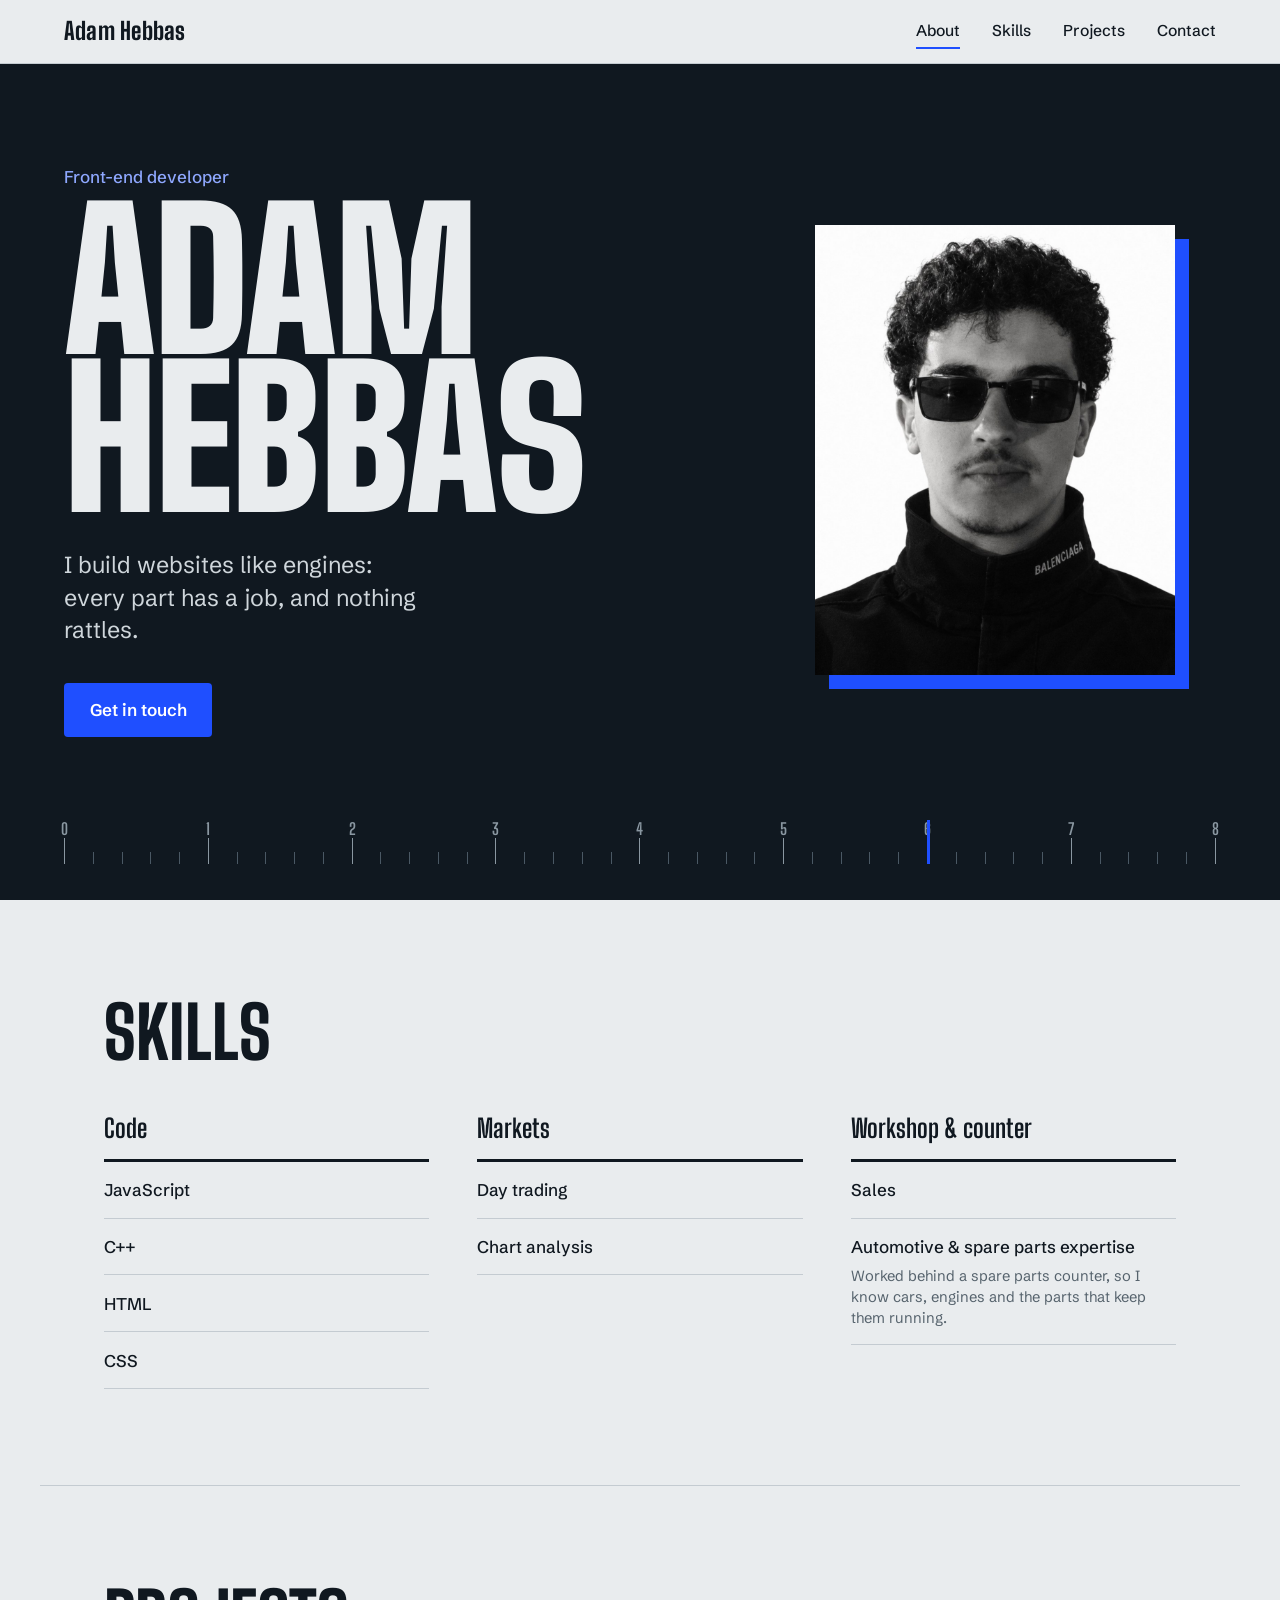
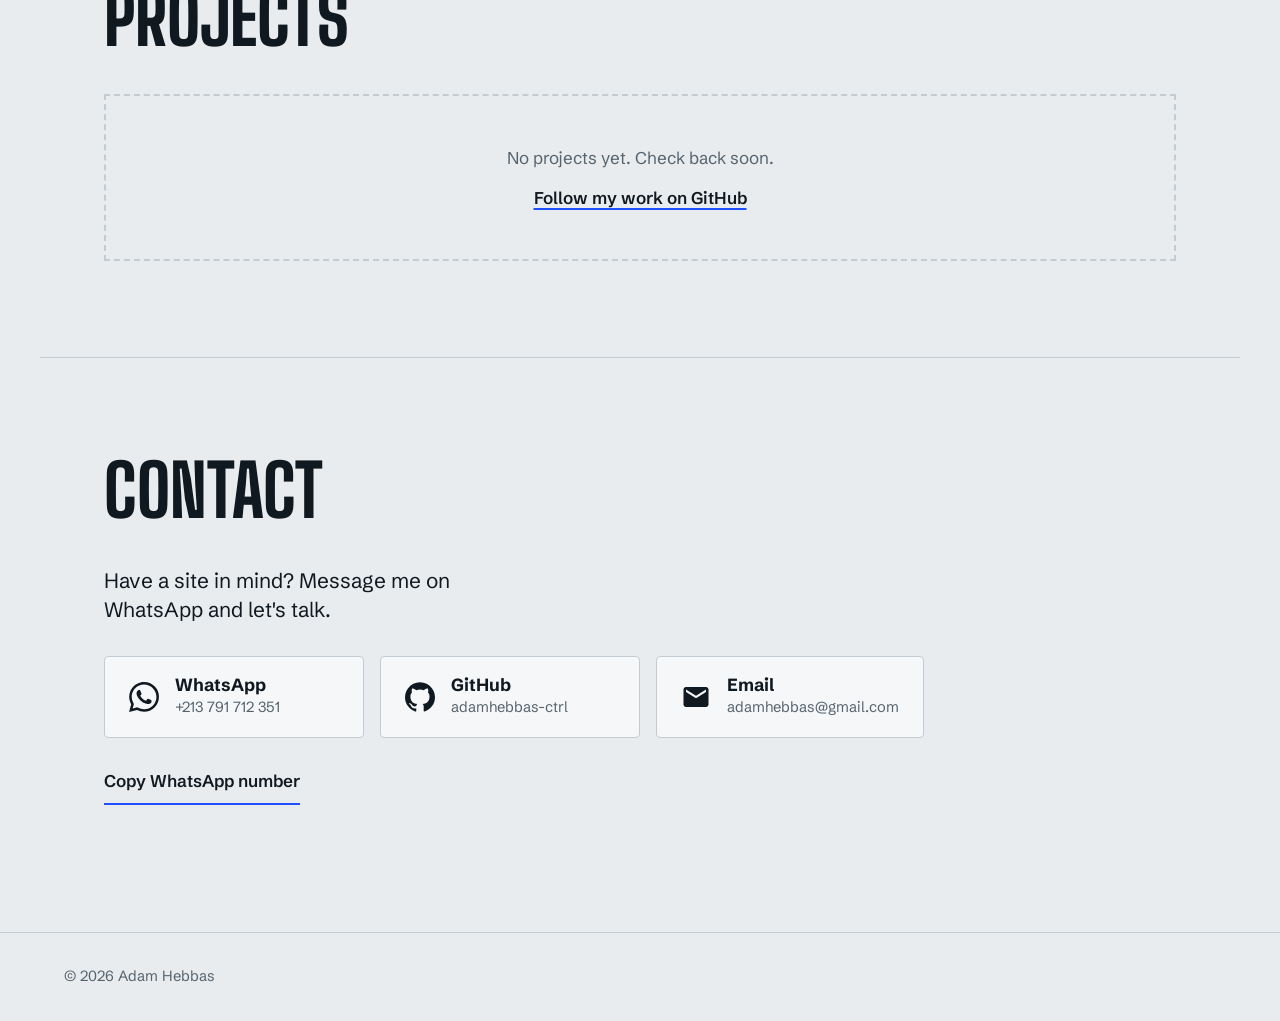
<file: index.html>
<!DOCTYPE html>
<html lang="en">
<head>
  <meta charset="UTF-8">
  <meta name="viewport" content="width=device-width, initial-scale=1">
  <title>Adam Hebbas | Front-End Developer</title>
  <meta name="description" content="Portfolio of Adam Hebbas, front-end developer.">
  <meta name="theme-color" content="#101820">
  <meta property="og:type" content="website">
  <meta property="og:title" content="Adam Hebbas | Front-End Developer">
  <meta property="og:description" content="I build websites like engines: every part has a job, and nothing rattles.">
  <meta property="og:image" content="adampfp.jpg">
  <link rel="icon" href="data:image/svg+xml,%3Csvg xmlns='http://www.w3.org/2000/svg' viewBox='0 0 64 64'%3E%3Crect width='64' height='64' rx='10' fill='%23101820'/%3E%3Ctext x='32' y='44' font-family='Arial Narrow,Impact,sans-serif' font-size='34' font-weight='900' text-anchor='middle' fill='%23e9ecee'%3EAH%3C/text%3E%3Crect x='10' y='50' width='44' height='4' fill='%231f4fff'/%3E%3C/svg%3E">
  <link rel="preconnect" href="https://fonts.googleapis.com">
  <link rel="preconnect" href="https://fonts.gstatic.com" crossorigin>
  <link href="https://fonts.googleapis.com/css2?family=Big+Shoulders+Display:wght@700;800;900&family=Schibsted+Grotesk:wght@400;500;600&display=swap" rel="stylesheet">
  <link rel="stylesheet" href="index.css">
</head>
<body>

  <a class="skip-link" href="#main">Skip to content</a>

  <header class="nav" id="nav">
    <div class="progress" id="progress" aria-hidden="true"></div>
    <a class="brand" href="#about">Adam Hebbas</a>
    <button class="menu-btn" id="menuBtn" aria-label="Open menu" aria-expanded="false" aria-controls="navLinks">
      <span></span><span></span>
    </button>
    <nav class="nav-links" id="navLinks" aria-label="Main">
      <a href="#about">About</a>
      <a href="#skills">Skills</a>
      <a href="#projects">Projects</a>
      <a href="#contact">Contact</a>
    </nav>
  </header>

  <main id="main">

    <!-- ABOUT -->
    <section class="about" id="about">
      <div class="about-text">
        <p class="role">Front-end developer</p>
        <h1>Adam<br>Hebbas</h1>
        <p class="bio">I build websites like engines: every part has a job, and nothing rattles.</p>
        <a class="btn" href="#contact">Get in touch</a>
      </div>
      <figure class="portrait" id="portrait">
        <img src="adampfp.jpg" alt="Portrait of Adam Hebbas" id="pfp">
        <span class="portrait-fallback" aria-hidden="true">AH</span>
      </figure>

      <div class="gauge" aria-hidden="true">
        <div class="gauge-ticks" id="gaugeTicks"></div>
        <div class="gauge-needle" id="gaugeNeedle"></div>
      </div>
    </section>

    <!-- SKILLS -->
    <section class="skills" id="skills">
      <h2>Skills</h2>
      <div class="skill-groups">

        <div class="skill-group">
          <h3>Code</h3>
          <ul>
            <li>JavaScript</li>
            <li>C++</li>
            <li>HTML</li>
            <li>CSS</li>
          </ul>
        </div>

        <div class="skill-group">
          <h3>Markets</h3>
          <ul>
            <li>Day trading</li>
            <li>Chart analysis</li>
          </ul>
        </div>

        <div class="skill-group">
          <h3>Workshop &amp; counter</h3>
          <ul>
            <li>Sales</li>
            <li>
              Automotive &amp; spare parts expertise
              <small>Worked behind a spare parts counter, so I know cars, engines and the parts that keep them running.</small>
            </li>
          </ul>
        </div>

      </div>
    </section>

    <!-- PROJECTS -->
    <section class="projects" id="projects">
      <h2>Projects</h2>
      <!-- no projects yet -->
      <div class="empty">
        <p>No projects yet. Check back soon.</p>
        <a href="https://github.com/adamhebbas-ctrl" target="_blank" rel="noopener noreferrer">Follow my work on GitHub</a>
      </div>
    </section>

    <!-- CONTACT -->
    <section class="contact" id="contact">
      <h2>Contact</h2>
      <p class="contact-copy">Have a site in mind? Message me on WhatsApp and let's talk.</p>
      <div class="contact-links">

        <a class="contact-link" href="https://wa.me/qr/I5DVDHKMAZFWN1" target="_blank" rel="noopener noreferrer">
          <svg viewBox="0 0 24 24" aria-hidden="true"><path d="M17.472 14.382c-.297-.149-1.758-.867-2.03-.967-.273-.099-.471-.148-.67.15-.197.297-.767.966-.94 1.164-.173.199-.347.223-.644.075-.297-.15-1.255-.463-2.39-1.475-.883-.788-1.48-1.761-1.653-2.059-.173-.297-.018-.458.13-.606.134-.133.298-.347.446-.52.149-.174.198-.298.298-.497.099-.198.05-.371-.025-.52-.075-.149-.669-1.612-.916-2.207-.242-.579-.487-.5-.669-.51-.173-.008-.371-.01-.57-.01-.198 0-.52.074-.792.372-.272.297-1.04 1.016-1.04 2.479 0 1.462 1.065 2.875 1.213 3.074.149.198 2.096 3.2 5.077 4.487.709.306 1.262.489 1.694.625.712.227 1.36.195 1.871.118.571-.085 1.758-.719 2.006-1.413.248-.694.248-1.289.173-1.413-.074-.124-.272-.198-.57-.347m-5.421 7.403h-.004a9.87 9.87 0 01-5.031-1.378l-.361-.214-3.741.982.998-3.648-.235-.374a9.86 9.86 0 01-1.51-5.26c.001-5.45 4.436-9.884 9.888-9.884 2.64 0 5.122 1.03 6.988 2.898a9.825 9.825 0 012.893 6.994c-.003 5.45-4.437 9.884-9.885 9.884m8.413-18.297A11.815 11.815 0 0012.05 0C5.495 0 .16 5.335.157 11.892c0 2.096.547 4.142 1.588 5.945L.057 24l6.305-1.654a11.882 11.882 0 005.683 1.448h.005c6.554 0 11.89-5.335 11.893-11.893a11.821 11.821 0 00-3.48-8.413Z"/></svg>
          <span>
            <strong>WhatsApp</strong>
            <small>+213 791 712 351</small>
          </span>
        </a>

        <a class="contact-link" href="https://github.com/adamhebbas-ctrl" target="_blank" rel="noopener noreferrer">
          <svg viewBox="0 0 24 24" aria-hidden="true"><path d="M12 .297c-6.63 0-12 5.373-12 12 0 5.303 3.438 9.8 8.205 11.385.6.113.82-.258.82-.577 0-.285-.01-1.04-.015-2.04-3.338.724-4.042-1.61-4.042-1.61C4.422 18.07 3.633 17.7 3.633 17.7c-1.087-.744.084-.729.084-.729 1.205.084 1.838 1.236 1.838 1.236 1.07 1.835 2.809 1.305 3.495.998.108-.776.417-1.305.76-1.605-2.665-.3-5.466-1.332-5.466-5.93 0-1.31.465-2.38 1.235-3.22-.135-.303-.54-1.523.105-3.176 0 0 1.005-.322 3.3 1.23.96-.267 1.98-.399 3-.405 1.02.006 2.04.138 3 .405 2.28-1.552 3.285-1.23 3.285-1.23.645 1.653.24 2.873.12 3.176.765.84 1.23 1.91 1.23 3.22 0 4.61-2.805 5.625-5.475 5.92.42.36.81 1.096.81 2.22 0 1.606-.015 2.896-.015 3.286 0 .315.21.69.825.57C20.565 22.092 24 17.592 24 12.297c0-6.627-5.373-12-12-12"/></svg>
          <span>
            <strong>GitHub</strong>
            <small>adamhebbas-ctrl</small>
          </span>
        </a>

        <a class="contact-link" href="mailto:adamhebbas@gmail.com">
          <svg viewBox="0 0 24 24" aria-hidden="true"><path d="M20 4H4c-1.1 0-2 .9-2 2v12c0 1.1.9 2 2 2h16c1.1 0 2-.9 2-2V6c0-1.1-.9-2-2-2zm0 4-8 5-8-5V6l8 5 8-5v2z"/></svg>
          <span>
            <strong>Email</strong>
            <small>adamhebbas@gmail.com</small>
          </span>
        </a>

      </div>
      <button class="copy-btn" id="copyBtn" type="button" data-number="+213791712351">Copy WhatsApp number</button>
      <p class="copy-status" id="copyStatus" role="status" aria-live="polite"></p>
    </section>

  </main>

  <footer class="footer">
    <p>&copy; <span id="year">2026</span> Adam Hebbas</p>
  </footer>

  <script src="adam-hbs.js"></script>
</body>
</html>
</file>
<file: index.css>
:root {
  --paper: #e9ecee;
  --panel: #f6f7f8;
  --ink: #101820;
  --steel: #56636d;
  --line: #c4cbd1;
  --cobalt: #1f4fff;
  --cobalt-soft: #8fa8ff;

  --display: "Big Shoulders Display", "Arial Narrow", Impact, sans-serif;
  --body: "Schibsted Grotesk", system-ui, -apple-system, "Segoe UI", sans-serif;

  --pad: clamp(1.25rem, 5vw, 4rem);
  --nav-h: 64px;
}

*, *::before, *::after { box-sizing: border-box; margin: 0; padding: 0; }

html { scroll-behavior: smooth; scroll-padding-top: var(--nav-h); }

body {
  font-family: var(--body);
  font-size: 1.0625rem;
  line-height: 1.6;
  color: var(--ink);
  background: var(--paper);
  -webkit-font-smoothing: antialiased;
}

a { color: inherit; }

:focus-visible {
  outline: 3px solid var(--cobalt);
  outline-offset: 3px;
}

/* ---------- NAV ---------- */
.nav {
  position: fixed;
  inset: 0 0 auto 0;
  z-index: 10;
  height: var(--nav-h);
  display: flex;
  align-items: center;
  justify-content: space-between;
  padding: 0 var(--pad);
  background: var(--paper);
  border-bottom: 1px solid var(--line);
}

.brand {
  font-family: var(--display);
  font-weight: 800;
  font-size: 1.5rem;
  letter-spacing: 0.01em;
  text-decoration: none;
}

.nav-links { display: flex; gap: 2rem; }

.nav-links a {
  text-decoration: none;
  font-weight: 500;
  font-size: 0.98rem;
  padding: 0.25rem 0;
  border-bottom: 2px solid transparent;
  transition: border-color 0.2s;
}

.nav-links a:hover { border-color: var(--line); }
.nav-links a.active { border-color: var(--cobalt); }

.menu-btn {
  display: none;
  width: 44px;
  height: 44px;
  background: none;
  border: 0;
  cursor: pointer;
  position: relative;
}

.menu-btn span {
  position: absolute;
  left: 10px;
  right: 10px;
  height: 2px;
  background: var(--ink);
  transition: transform 0.25s, top 0.25s;
}
.menu-btn span:first-child { top: 17px; }
.menu-btn span:last-child { top: 25px; }
.menu-btn[aria-expanded="true"] span:first-child { top: 21px; transform: rotate(45deg); }
.menu-btn[aria-expanded="true"] span:last-child { top: 21px; transform: rotate(-45deg); }

/* skip link + scroll progress */
.skip-link {
  position: fixed;
  top: 0.75rem;
  left: 0.75rem;
  z-index: 20;
  padding: 0.6rem 1rem;
  background: var(--cobalt);
  color: #fff;
  font-weight: 600;
  border-radius: 4px;
  transform: translateY(-200%);
}
.skip-link:focus { transform: none; }

.progress {
  position: absolute;
  left: 0;
  bottom: -1px;
  height: 3px;
  width: 100%;
  background: var(--cobalt);
  transform-origin: left;
  transform: scaleX(0);
}

/* ---------- ABOUT ---------- */
.about {
  position: relative;
  min-height: 100vh;
  min-height: 100svh;
  padding: calc(var(--nav-h) + 3rem) var(--pad) 7rem;
  background: var(--ink);
  color: var(--paper);
  display: grid;
  grid-template-columns: 1.2fr 0.8fr;
  align-items: center;
  gap: 3rem;
}

.role {
  font-weight: 500;
  color: var(--cobalt-soft);
  margin-bottom: 0.75rem;
}

.about h1 {
  font-family: var(--display);
  font-weight: 900;
  font-size: clamp(5rem, 15vw, 12rem);
  line-height: 0.82;
  letter-spacing: -0.01em;
  text-transform: uppercase;
}

.bio {
  max-width: 26ch;
  margin: 2rem 0 2.25rem;
  font-size: clamp(1.15rem, 2.2vw, 1.45rem);
  line-height: 1.4;
  color: #cfd6db;
}

.btn {
  display: inline-block;
  padding: 0.85rem 1.6rem;
  background: var(--cobalt);
  color: #fff;
  font-weight: 600;
  text-decoration: none;
  border-radius: 4px;
  transition: background 0.2s;
}
.btn:hover { background: #3a64ff; }

.portrait {
  position: relative;
  justify-self: center;
  width: min(100%, 360px);
  aspect-ratio: 4 / 5;
  background: #1b2732;
  box-shadow: 14px 14px 0 var(--cobalt);
}

.portrait img {
  position: absolute;
  inset: 0;
  width: 100%;
  height: 100%;
  object-fit: cover;
  z-index: 1;
}

.portrait-fallback {
  position: absolute;
  inset: 0;
  display: grid;
  place-items: center;
  font-family: var(--display);
  font-weight: 900;
  font-size: 7rem;
  color: #3a4854;
}

.portrait.no-img img { display: none; }

/* gauge ruler */
.gauge {
  position: absolute;
  left: var(--pad);
  right: var(--pad);
  bottom: 2.25rem;
  height: 44px;
}

.gauge-ticks {
  position: absolute;
  inset: 0;
  display: flex;
  justify-content: space-between;
  align-items: flex-end;
}

.tick {
  position: relative;
  width: 1px;
  height: 12px;
  background: #4a5864;
}

.tick.major { height: 26px; background: #8a97a1; }

.tick.major::after {
  content: attr(data-n);
  position: absolute;
  top: -22px;
  left: 50%;
  transform: translateX(-50%);
  font-family: var(--display);
  font-weight: 700;
  font-size: 1rem;
  color: #8a97a1;
}

.gauge-needle {
  position: absolute;
  bottom: 0;
  left: 0;
  width: 3px;
  height: 44px;
  background: var(--cobalt);
  transform: translateX(0);
}

.gauge-needle.run {
  animation: sweep 2.2s cubic-bezier(0.22, 1, 0.36, 1) forwards;
}

@keyframes sweep {
  0%   { left: 0; }
  100% { left: calc(75% - 1.5px); }
}

/* ---------- SHARED SECTIONS ---------- */
.skills, .projects, .contact {
  padding: 6rem var(--pad);
  max-width: 1200px;
  margin: 0 auto;
}

h2 {
  font-family: var(--display);
  font-weight: 800;
  font-size: clamp(2.8rem, 7vw, 4.5rem);
  line-height: 1;
  text-transform: uppercase;
  margin-bottom: 2.5rem;
}

/* ---------- SKILLS ---------- */
.skill-groups {
  display: grid;
  grid-template-columns: repeat(3, 1fr);
  gap: 3rem;
}

.skill-group h3 {
  font-family: var(--display);
  font-weight: 700;
  font-size: 1.6rem;
  padding-bottom: 0.6rem;
  border-bottom: 3px solid var(--ink);
}

.skill-group ul { list-style: none; }

.skill-group li {
  padding: 0.9rem 0;
  border-bottom: 1px solid var(--line);
  font-weight: 500;
}

.skill-group li small {
  display: block;
  margin-top: 0.35rem;
  font-weight: 400;
  font-size: 0.92rem;
  line-height: 1.45;
  color: var(--steel);
}

/* ---------- PROJECTS ---------- */
.projects { border-top: 1px solid var(--line); }

.empty {
  padding: 3rem 1.5rem;
  border: 2px dashed var(--line);
  color: var(--steel);
  text-align: center;
}

.empty a {
  display: inline-block;
  margin-top: 0.75rem;
  color: var(--ink);
  font-weight: 600;
  text-underline-offset: 4px;
  text-decoration-color: var(--cobalt);
  text-decoration-thickness: 2px;
}
.empty a:hover { color: var(--cobalt); }

/* ---------- CONTACT ---------- */
.contact { border-top: 1px solid var(--line); }

.contact-copy {
  max-width: 34ch;
  font-size: 1.3rem;
  line-height: 1.4;
  margin-bottom: 2rem;
}

.contact-links { display: flex; flex-wrap: wrap; gap: 1rem; }

.contact-link {
  display: flex;
  align-items: center;
  gap: 1rem;
  min-width: 260px;
  padding: 1.1rem 1.5rem;
  background: var(--panel);
  border: 1px solid var(--line);
  border-radius: 4px;
  text-decoration: none;
  transition: background 0.2s, color 0.2s, border-color 0.2s;
}

.contact-link svg { width: 30px; height: 30px; fill: currentColor; flex: none; }

.contact-link strong { display: block; font-size: 1.1rem; line-height: 1.2; }
.contact-link small { display: block; font-size: 0.92rem; color: var(--steel); transition: color 0.2s; }

.contact-link:hover { background: var(--ink); color: var(--paper); border-color: var(--ink); }
.contact-link:hover small { color: #aab4bb; }

.copy-btn {
  margin-top: 1.25rem;
  padding: 0.55rem 0;
  background: none;
  border: 0;
  border-bottom: 2px solid var(--cobalt);
  font: inherit;
  font-weight: 600;
  color: var(--ink);
  cursor: pointer;
}
.copy-btn:hover { color: var(--cobalt); }

.copy-status { min-height: 1.6em; margin-top: 0.5rem; font-size: 0.92rem; color: var(--steel); }

/* ---------- FOOTER ---------- */
.footer {
  padding: 2rem var(--pad);
  border-top: 1px solid var(--line);
  color: var(--steel);
  font-size: 0.92rem;
}

/* ---------- RESPONSIVE ---------- */
@media (max-width: 860px) {
  .menu-btn { display: block; }

  .nav-links {
    position: absolute;
    top: var(--nav-h);
    left: 0;
    right: 0;
    flex-direction: column;
    gap: 0;
    background: var(--paper);
    border-bottom: 1px solid var(--line);
    padding: 0.5rem var(--pad) 1rem;
    display: none;
  }
  .nav-links.open { display: flex; }
  .nav-links a { padding: 0.8rem 0; border-bottom: 1px solid var(--line); }

  .about {
    grid-template-columns: 1fr;
    padding-bottom: 8rem;
    gap: 3rem;
  }
  .portrait { width: min(80%, 300px); justify-self: start; box-shadow: 10px 10px 0 var(--cobalt); }

  .skill-groups { grid-template-columns: 1fr; gap: 2.5rem; }
  .skills, .projects, .contact { padding-top: 4.5rem; padding-bottom: 4.5rem; }
  .contact-link { min-width: 100%; }
}

@media (prefers-reduced-motion: reduce) {
  html { scroll-behavior: auto; }
  .gauge-needle.run { animation: none; left: calc(75% - 1.5px); }
  .skip-link { transition: none; }
}
</file>
